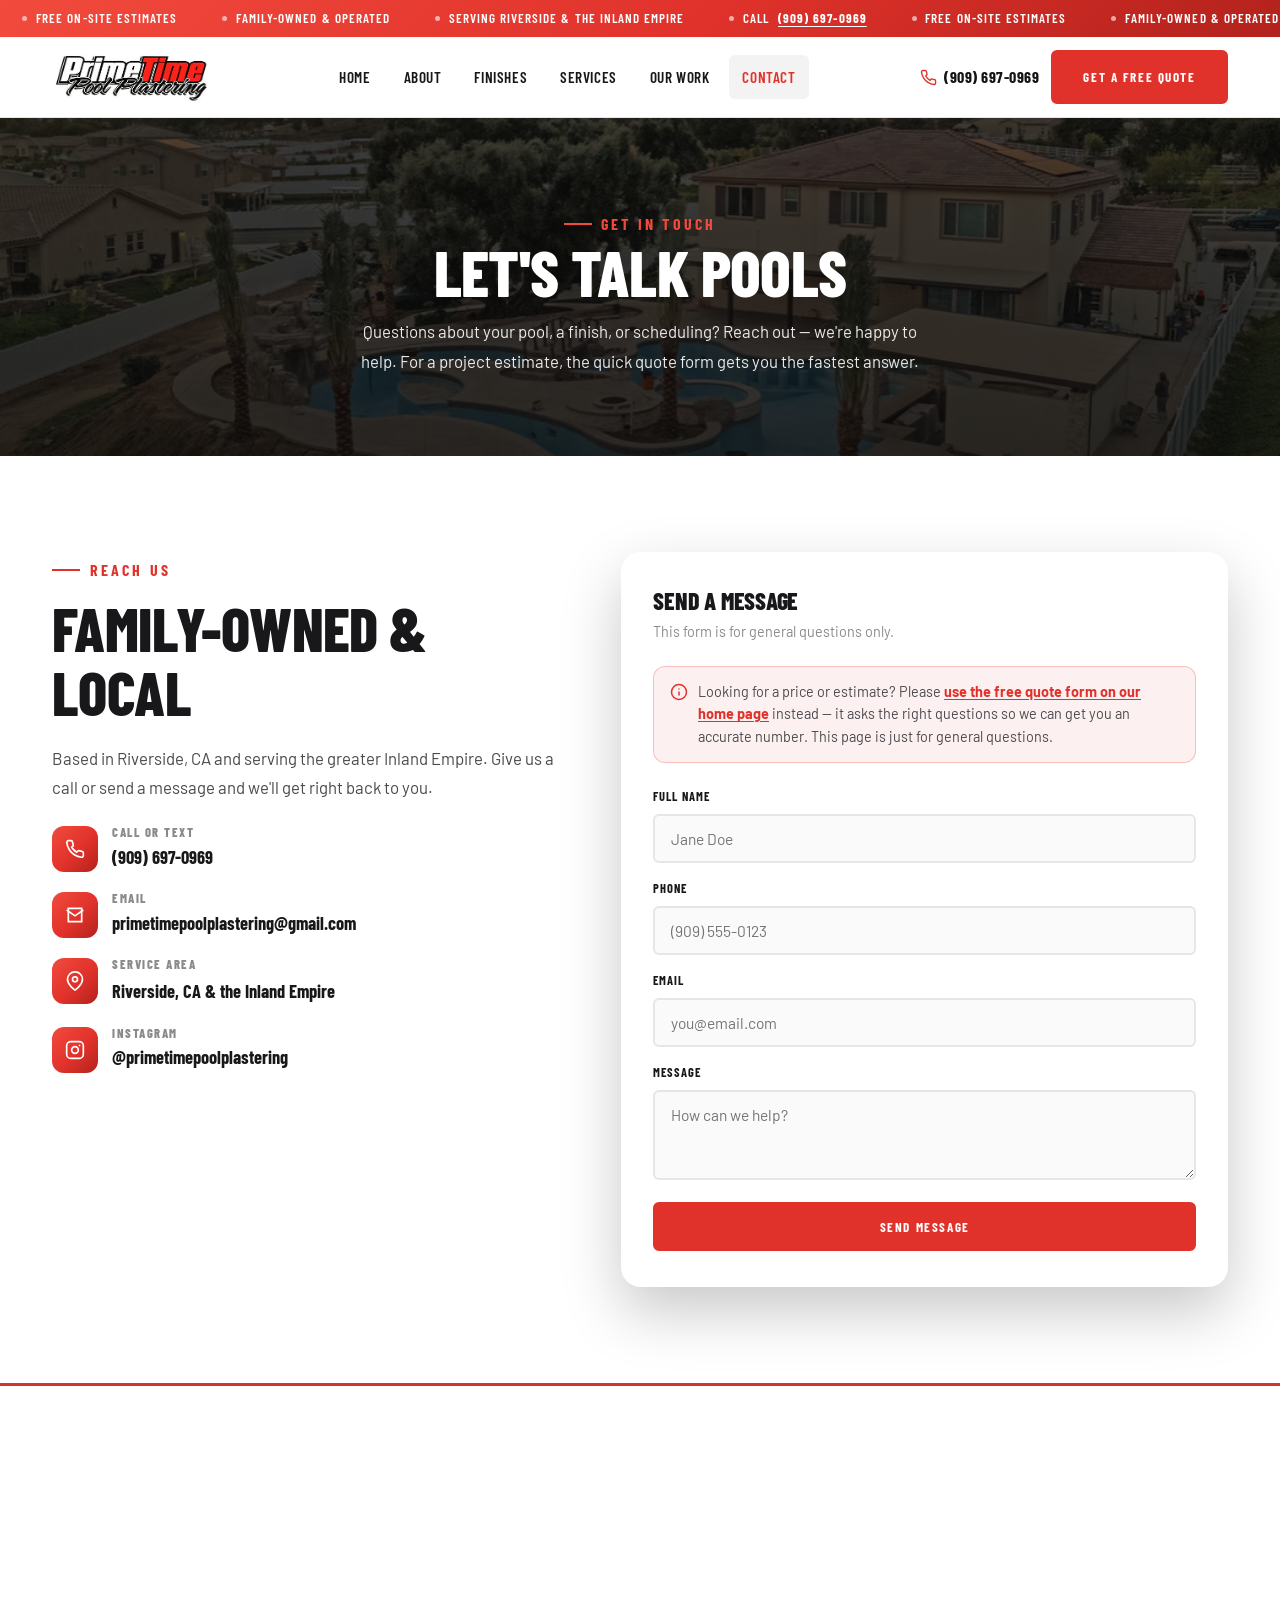
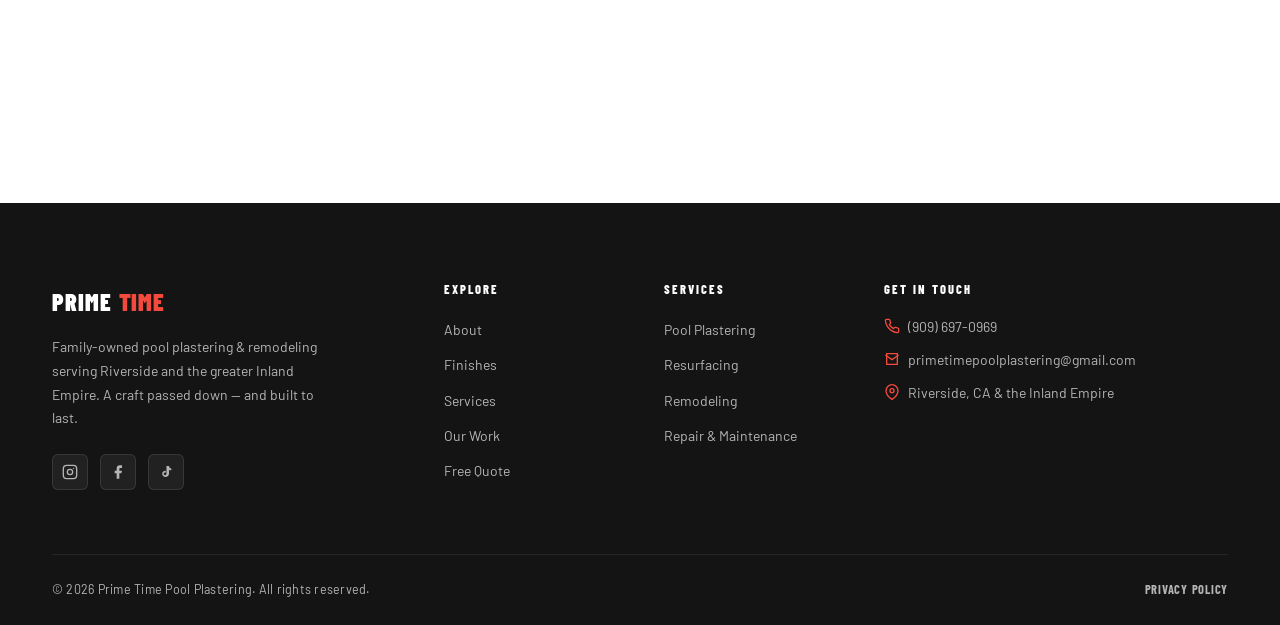
<file: html/contact.html>
<!DOCTYPE html>
<html lang="en">
<head>
  <meta charset="UTF-8" />
  <meta name="viewport" content="width=device-width, initial-scale=1.0" />
  <title>Contact | Prime Time Pool Plastering — Riverside, CA</title>
  <meta name="description" content="Get in touch with Prime Time Pool Plastering — pool resurfacing, plastering & remodeling in Riverside and the Inland Empire. Call (909) 697-0969." />

  <link rel="preconnect" href="https://fonts.googleapis.com" />
  <link rel="preconnect" href="https://fonts.gstatic.com" crossorigin />
  <link rel="stylesheet" href="../global.css" />
  <link rel="stylesheet" href="../css/home.css" />
  <style>
    /* contact-page specifics (light background variant) */
    .contact-hero {
      position: relative;
      padding: 5rem 0;
      text-align: center;
      background: var(--ink);
      isolation: isolate;
    }
    .contact-hero::before {
      content: '';
      position: absolute; inset: 0; z-index: -1;
      background-image:
        linear-gradient(rgba(10,10,10,0.7), rgba(10,10,10,0.82)),
        url(../images/website-imgs-2.png);
      background-size: cover;
      background-position: center;
    }
    .contact-hero .eyebrow { color: var(--red-lt); justify-content: center; }
    .contact-hero .eyebrow::before { background: var(--red-lt); }
    .contact-hero h1 { color: #fff; font-size: clamp(2.4rem, 7vw, 4rem); }
    .contact-hero p { color: rgba(255,255,255,0.9); max-width: 560px; margin: 0.75rem auto 0; }
    /* "use the quote form instead" callout */
    .contact-quote-note {
      display: flex; align-items: flex-start; gap: 0.6rem;
      background: rgba(224,50,43,0.07);
      border: 1px solid rgba(224,50,43,0.25);
      border-radius: var(--radius);
      padding: 0.9rem 1rem;
      margin-bottom: 1.5rem;
      font-size: 0.9rem; line-height: 1.55; color: var(--text-body);
    }
    .contact-quote-note svg { width: 18px; height: 18px; color: var(--red); flex-shrink: 0; margin-top: 2px; }
    .contact-quote-note a { color: var(--red); font-weight: 700; text-decoration: underline; text-underline-offset: 2px; }
    .contact-quote-note a:hover { color: var(--red-dk); }
    .contact-grid { display: grid; grid-template-columns: 1fr; gap: 2.5rem; align-items: start; }
    @media (min-width: 900px) { .contact-grid { grid-template-columns: 1fr 1.2fr; gap: 4rem; } }
    .contact-info h2 { margin-bottom: 1.25rem; }
    .contact-rows { display: flex; flex-direction: column; gap: 1.25rem; margin-top: 1.5rem; }
    .contact-row { display: flex; align-items: flex-start; gap: 0.9rem; }
    .contact-row-ic {
      width: 46px; height: 46px; flex-shrink: 0;
      background: var(--grad-red); color: #fff; border-radius: var(--radius);
      display: flex; align-items: center; justify-content: center;
    }
    .contact-row-ic svg { width: 20px; height: 20px; }
    .contact-row h4 { font-size: 0.78rem; letter-spacing: 0.12em; color: var(--text-muted); margin-bottom: 0.2rem; }
    .contact-row a, .contact-row p { font-family: var(--font-display); font-weight: 700; font-size: 1.15rem; color: var(--text-primary); }
    .contact-row a:hover { color: var(--red); }
  </style>
</head>
<body>

  <!-- ANNOUNCEMENT BAR -->
  <div id="announce" aria-label="Announcements">
    <div class="announce-track">
      <span class="announce-item"><span class="dot"></span>Free On-Site Estimates</span>
      <span class="announce-item"><span class="dot"></span>Family-Owned &amp; Operated</span>
      <span class="announce-item"><span class="dot"></span>Serving Riverside &amp; the Inland Empire</span>
      <span class="announce-item"><span class="dot"></span>Call <a href="tel:+19096970969">(909) 697-0969</a></span>
      <span class="announce-item" aria-hidden="true"><span class="dot"></span>Free On-Site Estimates</span>
      <span class="announce-item" aria-hidden="true"><span class="dot"></span>Family-Owned &amp; Operated</span>
      <span class="announce-item" aria-hidden="true"><span class="dot"></span>Serving Riverside &amp; the Inland Empire</span>
      <span class="announce-item" aria-hidden="true"><span class="dot"></span>Call <a href="tel:+19096970969">(909) 697-0969</a></span>
    </div>
  </div>

  <!-- NAVBAR -->
  <header id="navbar">
    <div class="container nav-inner">
      <a href="../index.html" class="nav-logo" aria-label="Prime Time Pool Plastering home">
        <img src="../images/logo.jpg" alt="Prime Time Pool Plastering" />
      </a>
      <nav aria-label="Primary">
        <ul class="nav-links">
          <li><a href="../index.html">Home</a></li>
          <li><a href="../index.html#about">About</a></li>
          <li><a href="../index.html#finishes">Finishes</a></li>
          <li><a href="../index.html#services">Services</a></li>
          <li><a href="../index.html#work">Our Work</a></li>
          <li><a href="contact.html" class="is-active">Contact</a></li>
        </ul>
      </nav>
      <div class="nav-actions">
        <a href="tel:+19096970969" class="nav-phone">
          <svg viewBox="0 0 24 24" fill="none" stroke="currentColor" stroke-width="2"><path d="M22 16.92v3a2 2 0 0 1-2.18 2 19.79 19.79 0 0 1-8.63-3.07 19.5 19.5 0 0 1-6-6 19.79 19.79 0 0 1-3.07-8.67A2 2 0 0 1 4.11 2h3a2 2 0 0 1 2 1.72c.13.96.36 1.9.7 2.81a2 2 0 0 1-.45 2.11L8.09 9.91a16 16 0 0 0 6 6l1.27-1.27a2 2 0 0 1 2.11-.45c.91.34 1.85.57 2.81.7A2 2 0 0 1 22 16.92z"/></svg>
          (909) 697-0969
        </a>
        <a href="../index.html#quote" class="btn-primary">Get a Free Quote</a>
        <button class="nav-hamburger" aria-label="Open menu" aria-expanded="false" aria-controls="navDrawer">
          <span></span><span></span><span></span>
        </button>
      </div>
    </div>
  </header>

  <!-- Mobile drawer -->
  <div class="nav-overlay" data-drawer-close></div>
  <aside class="nav-drawer" id="navDrawer" aria-hidden="true">
    <div class="nav-drawer-head">
      <img src="../images/logo.jpg" alt="Prime Time Pool Plastering" style="height:34px;width:auto;" />
      <button class="nav-drawer-close" aria-label="Close menu" data-drawer-close>
        <svg viewBox="0 0 24 24" fill="none" stroke="currentColor" stroke-width="2"><path d="M18 6 6 18M6 6l12 12" stroke-linecap="round"/></svg>
      </button>
    </div>
    <nav aria-label="Mobile">
      <ul>
        <li><a href="../index.html" data-drawer-close>Home</a></li>
        <li><a href="../index.html#about" data-drawer-close>About</a></li>
        <li><a href="../index.html#finishes" data-drawer-close>Finishes</a></li>
        <li><a href="../index.html#services" data-drawer-close>Services</a></li>
        <li><a href="../index.html#work" data-drawer-close>Our Work</a></li>
        <li><a href="contact.html" data-drawer-close>Contact</a></li>
      </ul>
    </nav>
    <div class="nav-drawer-cta">
      <a href="../index.html#quote" class="btn-primary" data-drawer-close>Get a Free Quote</a>
    </div>
  </aside>

  <main>
    <section class="contact-hero">
      <div class="container">
        <p class="eyebrow is-centered">Get In Touch</p>
        <h1>Let's Talk Pools</h1>
        <p>Questions about your pool, a finish, or scheduling? Reach out — we're happy to help. For a project estimate, the quick quote form gets you the fastest answer.</p>
      </div>
    </section>

    <section class="section-padding">
      <div class="container contact-grid">
        <div class="contact-info">
          <p class="eyebrow">Reach Us</p>
          <h2>Family-Owned &amp; Local</h2>
          <p>Based in Riverside, CA and serving the greater Inland Empire. Give us a call or send a message and we'll get right back to you.</p>
          <div class="contact-rows">
            <div class="contact-row">
              <span class="contact-row-ic"><svg viewBox="0 0 24 24" fill="none" stroke="currentColor" stroke-width="2"><path d="M22 16.92v3a2 2 0 0 1-2.18 2 19.79 19.79 0 0 1-8.63-3.07 19.5 19.5 0 0 1-6-6 19.79 19.79 0 0 1-3.07-8.67A2 2 0 0 1 4.11 2h3a2 2 0 0 1 2 1.72c.13.96.36 1.9.7 2.81a2 2 0 0 1-.45 2.11L8.09 9.91a16 16 0 0 0 6 6l1.27-1.27a2 2 0 0 1 2.11-.45c.91.34 1.85.57 2.81.7A2 2 0 0 1 22 16.92z"/></svg></span>
              <div><h4>CALL OR TEXT</h4><a href="tel:+19096970969">(909) 697-0969</a></div>
            </div>
            <div class="contact-row">
              <span class="contact-row-ic"><svg viewBox="0 0 24 24" fill="none" stroke="currentColor" stroke-width="2"><path d="M4 4h16v16H4z"/><path d="m22 6-10 7L2 6"/></svg></span>
              <div><h4>EMAIL</h4><a href="mailto:primetimepoolplastering@gmail.com">primetimepoolplastering@gmail.com</a></div>
            </div>
            <div class="contact-row">
              <span class="contact-row-ic"><svg viewBox="0 0 24 24" fill="none" stroke="currentColor" stroke-width="2"><path d="M21 10c0 7-9 13-9 13s-9-6-9-13a9 9 0 0 1 18 0z"/><circle cx="12" cy="10" r="3"/></svg></span>
              <div><h4>SERVICE AREA</h4><p>Riverside, CA &amp; the Inland Empire</p></div>
            </div>
            <div class="contact-row">
              <span class="contact-row-ic"><svg viewBox="0 0 24 24" fill="none" stroke="currentColor" stroke-width="2"><rect x="2" y="2" width="20" height="20" rx="5"/><circle cx="12" cy="12" r="4"/><circle cx="17.5" cy="6.5" r="1" fill="currentColor" stroke="none"/></svg></span>
              <div><h4>INSTAGRAM</h4><a href="https://www.instagram.com/primetimepoolplastering/" target="_blank" rel="noopener">@primetimepoolplastering</a></div>
            </div>
          </div>
        </div>

        <div class="quote-card">
          <h3 class="quote-step-title">Send a Message</h3>
          <p class="quote-step-sub">This form is for general questions only.</p>
          <div class="contact-quote-note">
            <svg viewBox="0 0 24 24" fill="none" stroke="currentColor" stroke-width="2"><circle cx="12" cy="12" r="10"/><path d="M12 16v-4M12 8h.01" stroke-linecap="round"/></svg>
            <span>Looking for a price or estimate? Please <a href="../index.html#quote">use the free quote form on our home page</a> instead — it asks the right questions so we can get you an accurate number. This page is just for general questions.</span>
          </div>
          <form id="contactForm" novalidate>
            <div class="quote-field"><label for="c-name">Full Name</label><input id="c-name" type="text" placeholder="Jane Doe" autocomplete="name" /></div>
            <div class="quote-field"><label for="c-phone">Phone</label><input id="c-phone" type="tel" placeholder="(909) 555-0123" autocomplete="tel" /></div>
            <div class="quote-field"><label for="c-email">Email</label><input id="c-email" type="email" placeholder="you@email.com" autocomplete="email" /></div>
            <div class="quote-field"><label for="c-msg">Message</label><textarea id="c-msg" placeholder="How can we help?"></textarea></div>
            <button type="submit" class="btn-primary" style="width:100%;justify-content:center;">Send Message</button>
            <p id="contactDone" style="display:none;color:var(--red);font-weight:600;margin-top:1rem;text-align:center;">Thanks! We'll be in touch shortly.</p>
          </form>
        </div>
      </div>
    </section>

    <!-- MAP -->
    <section class="map" aria-label="Service area map">
      <div class="map-embed" style="border-top:3px solid var(--red);">
        <iframe title="Prime Time Pool Plastering — Riverside, CA" src="https://www.google.com/maps?q=Riverside,CA&output=embed" width="100%" height="100%" style="border:0;" loading="lazy" referrerpolicy="no-referrer-when-downgrade"></iframe>
      </div>
    </section>
  </main>

  <!-- FOOTER -->
  <footer id="footer">
    <div class="container">
      <div class="footer-grid">
        <div class="footer-col footer-brand">
          <span class="footer-logo-text">Prime<span class="logo-accent">Time</span></span>
          <p>Family-owned pool plastering &amp; remodeling serving Riverside and the greater Inland Empire. A craft passed down — and built to last.</p>
          <div class="footer-social">
            <a href="https://www.instagram.com/primetimepoolplastering/" target="_blank" rel="noopener" aria-label="Instagram"><svg viewBox="0 0 24 24" fill="none" stroke="currentColor" stroke-width="2"><rect x="2" y="2" width="20" height="20" rx="5"/><circle cx="12" cy="12" r="4"/><circle cx="17.5" cy="6.5" r="1" fill="currentColor" stroke="none"/></svg></a><a href="https://www.facebook.com/people/Gustavo-Adolfo-Aragon-Jr/61582553936906/" target="_blank" rel="noopener" aria-label="Facebook"><svg viewBox="0 0 24 24" fill="currentColor"><path d="M18 2h-3a5 5 0 0 0-5 5v3H7v4h3v8h4v-8h3l1-4h-4V7a1 1 0 0 1 1-1h3z"/></svg></a><a href="https://www.tiktok.com/@primetimepoolplastering" target="_blank" rel="noopener" aria-label="TikTok"><svg viewBox="0 0 24 24" fill="currentColor"><path d="M16.5 3c.3 2.1 1.5 3.6 3.5 3.9v2.4c-1.2.1-2.4-.2-3.5-.8v5.6c0 3.2-2.4 5.4-5.3 5.4-2.7 0-4.9-2-4.9-4.7 0-2.9 2.4-4.8 5.4-4.5v2.5c-.4-.1-.9-.2-1.3-.1-1.1.1-1.9 1-1.8 2.2.1 1 1 1.8 2 1.8 1.2 0 2.1-.9 2.1-2.3V3h3.3z"/></svg></a>          </div>
        </div>
        <div class="footer-col footer-nav">
          <h4>Explore</h4>
          <ul>
            <li><a href="../index.html#about">About</a></li>
            <li><a href="../index.html#finishes">Finishes</a></li>
            <li><a href="../index.html#services">Services</a></li>
            <li><a href="../index.html#work">Our Work</a></li>
            <li><a href="../index.html#quote">Free Quote</a></li>
          </ul>
        </div>
        <div class="footer-col footer-nav">
          <h4>Services</h4>
          <ul>
            <li><a href="../index.html#services">Pool Plastering</a></li>
            <li><a href="../index.html#services">Resurfacing</a></li>
            <li><a href="../index.html#services">Remodeling</a></li>
            <li><a href="../index.html#services">Repair &amp; Maintenance</a></li>
          </ul>
        </div>
        <div class="footer-col footer-contact">
          <h4>Get In Touch</h4>
          <address>
            <a href="tel:+19096970969"><svg viewBox="0 0 24 24" fill="none" stroke="currentColor" stroke-width="2"><path d="M22 16.92v3a2 2 0 0 1-2.18 2 19.79 19.79 0 0 1-8.63-3.07 19.5 19.5 0 0 1-6-6 19.79 19.79 0 0 1-3.07-8.67A2 2 0 0 1 4.11 2h3a2 2 0 0 1 2 1.72c.13.96.36 1.9.7 2.81a2 2 0 0 1-.45 2.11L8.09 9.91a16 16 0 0 0 6 6l1.27-1.27a2 2 0 0 1 2.11-.45c.91.34 1.85.57 2.81.7A2 2 0 0 1 22 16.92z"/></svg>(909) 697-0969</a>
            <a href="mailto:primetimepoolplastering@gmail.com"><svg viewBox="0 0 24 24" fill="none" stroke="currentColor" stroke-width="2"><path d="M4 4h16v16H4z"/><path d="m22 6-10 7L2 6"/></svg>primetimepoolplastering@gmail.com</a>
            <p><svg viewBox="0 0 24 24" fill="none" stroke="currentColor" stroke-width="2"><path d="M21 10c0 7-9 13-9 13s-9-6-9-13a9 9 0 0 1 18 0z"/><circle cx="12" cy="10" r="3"/></svg>Riverside, CA &amp; the Inland Empire</p>
          </address>
        </div>
      </div>
      <div class="footer-bottom">
        <p>&copy; 2026 Prime Time Pool Plastering. All rights reserved.</p>
        <a href="#" class="footer-privacy">Privacy Policy</a>
      </div>
    </div>
  </footer>

  <button class="scroll-top-btn" aria-label="Scroll to top">
    <svg viewBox="0 0 24 24" fill="none" stroke="currentColor" stroke-width="2.5"><path d="m18 15-6-6-6 6" stroke-linecap="round" stroke-linejoin="round"/></svg>
  </button>

  <script src="../js/main.js"></script>
  <script>
    // lightweight demo handler for the contact message form
    var cf = document.getElementById('contactForm');
    cf && cf.addEventListener('submit', function (e) {
      e.preventDefault();
      document.getElementById('contactDone').style.display = 'block';
      cf.reset();
    });
  </script>
</body>
</html>
</file>
<file: global.css>
/* ============================================================
   PRIME TIME POOL PLASTERING — global.css
   Single source of truth for:
     • Color system (CSS variables) — RED / CHARCOAL / WHITE
     • Repeated components: announcement bar, topbar, navbar,
       footer, buttons, shared utilities
   Page-specific styles live in css/<page>.css (e.g. css/home.css)
   Mobile-first: base styles = mobile, min-width queries = larger
   ============================================================ */

@import url('https://fonts.googleapis.com/css2?family=Barlow+Condensed:ital,wght@0,300;0,400;0,600;0,700;0,800;0,900;1,400&family=Barlow:wght@300;400;500;600;700&family=Lora:ital,wght@0,400;0,500;1,400&display=swap');

:root {

  /* ── Brand Colors — Prime Time red ── */
  --red:        #E0322B;   /* primary brand red */
  --red-dk:     #B3221C;   /* hover / deep */
  --red-darker: #7E1410;   /* darkest accents */
  --red-lt:     #F24A3D;   /* bright red — accents, eyebrows */
  --ember:      #FF6B4A;   /* warm highlight / glow */

  /* ── Neutrals — charcoal/near-black dark sections ── */
  --ink:        #141414;   /* near-black — dark sections, footer base */
  --ink-soft:   #1F1F1F;   /* slightly lifted dark surface */
  --charcoal:   #2A2A2A;   /* dark headings on light, dark cards */
  --black:      #0A0A0A;
  --white:      #FFFFFF;

  /* ── Greys ── */
  --grey-50:     #FAFAFA;
  --grey-100:    #F3F3F3;
  --grey-200:    #E6E6E6;
  --grey-300:    #B5B5B5;
  --grey-400:    #8A8A8A;
  --grey-500:    #565656;
  --grey-600:    #2E2E2E;

  /* ── Text ── */
  --text-primary: #18181B;   /* headings */
  --text-body:    #4B4B4F;   /* body copy */
  --text-muted:   #8A8A8A;   /* labels, captions */
  --text-white:   #FFFFFF;

  /* ── Backgrounds ── */
  --bg-white:  #FFFFFF;
  --bg-light:  #FAFAFA;
  --bg-dark:   #141414;

  /* ── Gradients ── */
  --grad-red: linear-gradient(135deg, var(--red-lt) 0%, var(--red) 55%, var(--red-dk) 100%);

  /* ── Typography ── */
  --font-display: 'Barlow Condensed', sans-serif;
  --font-body:    'Barlow', sans-serif;
  --font-serif:   'Lora', serif;

  /* ── Spacing ── */
  --space-xs:  0.25rem;
  --space-sm:  0.5rem;
  --space-md:  1rem;
  --space-lg:  2rem;
  --space-xl:  4rem;
  --space-2xl: 6rem;

  /* ── Radius ── */
  --radius-sm: 6px;
  --radius:    12px;
  --radius-lg: 20px;

  /* ── Shadows ── */
  --shadow-sm: 0 2px 10px rgba(0,0,0,0.08);
  --shadow:    0 12px 40px rgba(0,0,0,0.12);
  --shadow-lg: 0 24px 60px rgba(0,0,0,0.22);

  /* ── Transitions ── */
  --transition:      0.25s ease;
  --transition-slow: 0.45s ease;
}

/* ── Reset ── */
*, *::before, *::after {
  box-sizing: border-box;
  margin: 0;
  padding: 0;
}

html {
  scroll-behavior: smooth;
  font-size: 16px;
  /* Clip incidental horizontal overflow without creating a scroll
     container, so position:sticky on the navbar keeps working. */
  overflow-x: clip;
}

body {
  background-color: var(--bg-white);
  color: var(--text-body);
  font-family: var(--font-body);
  font-weight: 400;
  line-height: 1.6;
  -webkit-font-smoothing: antialiased;
  overflow-x: clip;
}

img, picture { display: block; max-width: 100%; }
a { color: inherit; text-decoration: none; }
ul { list-style: none; }
button { cursor: pointer; border: none; background: none; font-family: inherit; }

/* ── Layout ── */
.container {
  max-width: 1240px;
  margin: 0 auto;
  width: 100%;
  padding: 0 1.25rem;
}
@media (min-width: 768px) { .container { padding: 0 2rem; } }

.section-padding { padding: 4.5rem 0; }
@media (min-width: 768px) { .section-padding { padding: 6rem 0; } }

/* ── Typography ── */
h1, h2, h3, h4, h5, h6 {
  font-family: var(--font-display);
  font-weight: 800;
  line-height: 1.05;
  letter-spacing: -0.01em;
  text-transform: uppercase;
  color: var(--text-primary);
}
h1 { font-size: clamp(2.6rem, 9vw, 6rem); }
h2 { font-size: clamp(2rem, 5.5vw, 3.8rem); }
h3 { font-size: clamp(1.5rem, 3.5vw, 2.5rem); }
h4 { font-size: clamp(1.15rem, 2.5vw, 1.8rem); }
h5 { font-size: 1.05rem; }
@media (min-width: 768px) { h5 { font-size: 1.2rem; } }

p {
  font-family: var(--font-body);
  font-weight: 400;
  line-height: 1.75;
  font-size: 0.975rem;
  color: var(--text-body);
}
@media (min-width: 768px) { p { font-size: 1.05rem; } }

/* ── Eyebrow label ── */
.eyebrow {
  font-family: var(--font-display);
  font-weight: 700;
  font-size: 1rem;
  letter-spacing: 0.2em;
  text-transform: uppercase;
  color: var(--red);
  display: inline-flex;
  align-items: center;
  gap: 0.6rem;
  margin-bottom: 0.75rem;
}
.eyebrow::before {
  content: '';
  display: inline-block;
  width: 1.75rem;
  height: 2px;
  background: var(--red);
  flex-shrink: 0;
}
.eyebrow.is-centered { justify-content: center; }

/* ── Section heading helper ── */
.section-head { max-width: 640px; margin-bottom: 3rem; }
.section-head.is-centered { margin-left: auto; margin-right: auto; text-align: center; }
.section-head p { margin-top: 1rem; }

/* ── Screen reader only ── */
.sr-only {
  position: absolute; width: 1px; height: 1px;
  padding: 0; margin: -1px; overflow: hidden;
  clip: rect(0,0,0,0); white-space: nowrap; border: 0;
}

/* ── Image zoom ── */
.img-zoom { overflow: hidden; }
.img-zoom img { transition: transform 0.6s ease; }
.img-zoom:hover img { transform: scale(1.04); }

/* ── Scroll reveal (driven by IntersectionObserver in main.js) ── */
.reveal {
  opacity: 0;
  transform: translateY(28px);
  transition: opacity 0.7s ease, transform 0.7s ease;
  will-change: opacity, transform;
}
.reveal.fade-left  { transform: translateX(36px); }
.reveal.fade-right { transform: translateX(-36px); }
.reveal.is-visible { opacity: 1; transform: none; }
.reveal.delay-1 { transition-delay: 0.10s; }
.reveal.delay-2 { transition-delay: 0.20s; }
.reveal.delay-3 { transition-delay: 0.30s; }
@media (prefers-reduced-motion: reduce) {
  .reveal { opacity: 1 !important; transform: none !important; transition: none; }
}


/* ══════════════════════════════════════════════
   BUTTONS  (repeated component — global)
══════════════════════════════════════════════ */

/* Primary — red fill */
.btn-primary {
  display: inline-flex;
  align-items: center;
  gap: 0.5rem;
  background: var(--red);
  color: var(--white);
  font-family: var(--font-display);
  font-weight: 700;
  font-size: 0.78rem;
  letter-spacing: 0.12em;
  text-transform: uppercase;
  padding: 0.85rem 1.6rem;
  border: 2px solid var(--red);
  border-radius: var(--radius-sm);
  transition: background var(--transition), border-color var(--transition), transform var(--transition), box-shadow var(--transition);
  white-space: nowrap;
}
.btn-primary:hover {
  background: var(--red-dk);
  border-color: var(--red-dk);
  transform: translateY(-2px);
  box-shadow: 0 10px 24px rgba(224,50,43,0.32);
}

/* Secondary — outline red, transparent */
.btn-secondary {
  display: inline-flex;
  align-items: center;
  gap: 0.5rem;
  background: transparent;
  color: var(--red);
  font-family: var(--font-display);
  font-weight: 700;
  font-size: 0.78rem;
  letter-spacing: 0.12em;
  text-transform: uppercase;
  padding: 0.825rem 1.6rem;
  border: 2px solid var(--red);
  border-radius: var(--radius-sm);
  transition: background var(--transition), color var(--transition), transform var(--transition);
  white-space: nowrap;
}
.btn-secondary:hover {
  background: var(--red);
  color: var(--white);
  transform: translateY(-2px);
}

/* Ghost white — transparent w/ white border, fills red on hover.
   For use over dark / video / image backgrounds (hero secondary CTA) */
.btn-ghost-white {
  display: inline-flex;
  align-items: center;
  gap: 0.5rem;
  background: rgba(255,255,255,0.04);
  color: var(--white);
  font-family: var(--font-display);
  font-weight: 700;
  font-size: 0.78rem;
  letter-spacing: 0.12em;
  text-transform: uppercase;
  padding: 0.825rem 1.6rem;
  border: 2px solid rgba(255,255,255,0.6);
  border-radius: var(--radius-sm);
  transition: border-color var(--transition), background var(--transition), color var(--transition), transform var(--transition);
  white-space: nowrap;
}
.btn-ghost-white:hover {
  border-color: var(--red);
  background: var(--red);
  color: var(--white);
  transform: translateY(-2px);
}

.btn-icon { width: 14px; height: 14px; flex-shrink: 0; }

@media (min-width: 768px) {
  .btn-primary, .btn-secondary, .btn-ghost-white {
    font-size: 0.82rem;
    padding: 0.9rem 1.9rem;
  }
}


/* ══════════════════════════════════════════════
   ANNOUNCEMENT BAR  (scrolling marquee — top of page)
══════════════════════════════════════════════ */

#announce {
  background: var(--grad-red);
  color: var(--white);
  overflow: hidden;
  position: relative;
}
.announce-track {
  display: flex;
  width: max-content;
  animation: announce-scroll 100s linear infinite;
}
#announce:hover .announce-track { animation-play-state: paused; }

.announce-item {
  display: inline-flex;
  align-items: center;
  gap: 0.55rem;
  padding: 0.5rem 0;
  margin: 0 1.4rem;
  font-family: var(--font-display);
  font-weight: 600;
  font-size: 0.82rem;
  letter-spacing: 0.08em;
  text-transform: uppercase;
  white-space: nowrap;
  color: var(--white);
}
.announce-item svg { width: 15px; height: 15px; flex-shrink: 0; }
.announce-item a {
  color: var(--white);
  text-decoration: underline;
  text-underline-offset: 3px;
  font-weight: 700;
}
.announce-item .dot {
  width: 5px; height: 5px; border-radius: 50%;
  background: rgba(255,255,255,0.6);
}

@keyframes announce-scroll {
  from { transform: translateX(0); }
  to   { transform: translateX(-50%); }
}
@media (prefers-reduced-motion: reduce) {
  .announce-track { animation: none; justify-content: center; width: 100%; }
}


/* ══════════════════════════════════════════════
   TOPBAR  (hidden on mobile, shown at 1024px+)
══════════════════════════════════════════════ */

#topbar {
  display: none;
  background: var(--ink);
  border-bottom: 1px solid rgba(255,255,255,0.06);
}
@media (min-width: 1024px) { #topbar { display: block; } }

.topbar-inner {
  display: flex;
  align-items: center;
  justify-content: space-between;
  padding-top: 0.55rem;
  padding-bottom: 0.55rem;
  gap: 1rem;
}
.topbar-info { display: flex; align-items: center; gap: 1.75rem; }
.topbar-item {
  display: flex;
  align-items: center;
  gap: 0.4rem;
  font-family: var(--font-body);
  font-size: 1rem;
  color: var(--white);
}
.topbar-item svg { width: 14px; height: 14px; color: var(--red-lt); flex-shrink: 0; }
.topbar-item a { color: var(--white); transition: color var(--transition); }
.topbar-item a:hover { color: var(--white); }

.topbar-social { display: flex; align-items: center; gap: 0.75rem; }
.topbar-social a { color: var(--grey-300); display: flex; align-items: center; transition: color var(--transition); }
.topbar-social a:hover { color: var(--red-lt); }
.topbar-social svg { width: 15px; height: 15px; }


/* ══════════════════════════════════════════════
   NAVBAR  (white, sticky, dark text, red accents)
══════════════════════════════════════════════ */

#navbar {
  position: sticky;
  top: 0;
  z-index: 500;
  background: var(--white);
  border-bottom: 1px solid var(--grey-200);
  transition: box-shadow var(--transition);
}
#navbar.is-scrolled { box-shadow: 0 2px 20px rgba(0,0,0,0.10); }

.nav-inner {
  display: flex;
  align-items: center;
  justify-content: space-between;
  height: 68px;
  gap: 1rem;
}
@media (min-width: 1024px) { .nav-inner { height: 80px; } }

/* ── Logo (text fallback; swap for <img> logo.png when available) ── */
.nav-logo {
  display: inline-flex;
  align-items: baseline;
  gap: 0.28em;
  font-family: var(--font-display);
  font-weight: 900;
  font-size: 1.3rem;
  letter-spacing: 0.02em;
  text-transform: uppercase;
  color: var(--ink);
  flex-shrink: 0;
  line-height: 1;
}
.nav-logo .logo-accent { color: var(--red); }
.nav-logo img { height: 44px; width: auto; }
@media (min-width: 768px) { .nav-logo { font-size: 1.55rem; } .nav-logo img { height: 52px; } }

/* ── Desktop nav links — hidden on mobile ── */
.nav-links { display: none; }
@media (min-width: 1024px) {
  .nav-links { display: flex; align-items: center; gap: 0.35rem; }
}
.nav-links > li { position: relative; }
.nav-links > li > a,
.nav-links > li > .nav-drop-toggle {
  display: inline-flex;
  align-items: center;
  gap: 0.35rem;
  font-family: var(--font-display);
  font-weight: 600;
  font-size: 0.95rem;
  letter-spacing: 0.04em;
  text-transform: uppercase;
  color: var(--text-primary);
  padding: 0.6rem 0.85rem;
  border-radius: var(--radius-sm);
  transition: color var(--transition), background var(--transition);
}
.nav-links > li > a:hover,
.nav-links > li > a.is-active,
.nav-links > li > .nav-drop-toggle:hover { color: var(--red); background: var(--grey-100); }
.nav-chevron { width: 14px; height: 14px; transition: transform var(--transition); }

/* ── Desktop dropdown ── */
.nav-dropdown {
  position: absolute;
  top: calc(100% + 8px);
  left: 0;
  min-width: 230px;
  background: var(--white);
  border: 1px solid var(--grey-200);
  border-radius: var(--radius);
  box-shadow: var(--shadow);
  padding: 0.5rem;
  opacity: 0;
  visibility: hidden;
  transform: translateY(8px);
  transition: opacity var(--transition), transform var(--transition), visibility var(--transition);
  z-index: 60;
}
@media (min-width: 1024px) {
  .nav-links > li:hover > .nav-dropdown,
  .nav-links > li:focus-within > .nav-dropdown {
    opacity: 1; visibility: visible; transform: translateY(0);
  }
  .nav-links > li:hover > .nav-drop-toggle .nav-chevron { transform: rotate(180deg); }
}
.nav-dropdown a {
  display: block;
  padding: 0.65rem 0.85rem;
  border-radius: var(--radius-sm);
  font-family: var(--font-body);
  font-weight: 500;
  font-size: 0.92rem;
  color: var(--text-body);
  transition: color var(--transition), background var(--transition);
}
.nav-dropdown a:hover { color: var(--red); background: var(--grey-100); }

/* ── Nav right-side actions ── */
.nav-actions { display: flex; align-items: center; gap: 0.75rem; }
.nav-phone {
  display: none;
  align-items: center;
  gap: 0.45rem;
  font-family: var(--font-display);
  font-weight: 700;
  font-size: 1rem;
  letter-spacing: 0.03em;
  color: var(--ink);
}
.nav-phone svg { width: 17px; height: 17px; color: var(--red); }
@media (min-width: 768px) { .nav-phone { display: inline-flex; } }
.nav-actions .btn-primary { display: none; }
@media (min-width: 1024px) { .nav-actions .btn-primary { display: inline-flex; } }

/* ── Hamburger ── */
.nav-hamburger {
  display: inline-flex;
  flex-direction: column;
  justify-content: center;
  gap: 5px;
  width: 44px;
  height: 44px;
  padding: 0 10px;
  border-radius: var(--radius-sm);
}
.nav-hamburger span {
  display: block;
  height: 2px;
  width: 100%;
  background: var(--ink);
  border-radius: 2px;
  transition: transform var(--transition), opacity var(--transition);
}
.nav-hamburger[aria-expanded="true"] span:nth-child(1) { transform: translateY(7px) rotate(45deg); }
.nav-hamburger[aria-expanded="true"] span:nth-child(2) { opacity: 0; }
.nav-hamburger[aria-expanded="true"] span:nth-child(3) { transform: translateY(-7px) rotate(-45deg); }
@media (min-width: 1024px) { .nav-hamburger { display: none; } }

/* ── Mobile drawer ── */
.nav-overlay {
  position: fixed;
  inset: 0;
  background: rgba(0,0,0,0.5);
  opacity: 0;
  visibility: hidden;
  transition: opacity var(--transition), visibility var(--transition);
  z-index: 600;
}
.nav-overlay.is-active { opacity: 1; visibility: visible; }
@media (min-width: 1024px) { .nav-overlay { display: none; } }

.nav-drawer {
  position: fixed;
  top: 0;
  right: 0;
  height: 100dvh;
  width: min(86vw, 360px);
  background: var(--white);
  box-shadow: -10px 0 40px rgba(0,0,0,0.18);
  transform: translateX(100%);
  transition: transform var(--transition-slow);
  z-index: 700;
  display: flex;
  flex-direction: column;
  padding: 1.25rem;
  overflow-y: auto;
}
.nav-drawer.is-open { transform: translateX(0); }
@media (min-width: 1024px) { .nav-drawer { display: none !important; } }

.nav-drawer-head { display: flex; align-items: center; justify-content: space-between; margin-bottom: 1.25rem; }
.nav-drawer-close {
  width: 40px; height: 40px;
  display: flex; align-items: center; justify-content: center;
  border-radius: var(--radius-sm);
  color: var(--ink);
  transition: background var(--transition);
}
.nav-drawer-close:hover { background: var(--grey-100); }
.nav-drawer-close svg { width: 22px; height: 22px; }

.nav-drawer ul { display: flex; flex-direction: column; }
.nav-drawer > nav > ul > li { border-bottom: 1px solid var(--grey-100); }
.nav-drawer > nav > ul > li > a,
.nav-drawer .nav-drop-toggle {
  display: flex;
  align-items: center;
  justify-content: space-between;
  width: 100%;
  padding: 0.95rem 0.25rem;
  font-family: var(--font-display);
  font-weight: 600;
  font-size: 1.1rem;
  letter-spacing: 0.03em;
  text-transform: uppercase;
  color: var(--text-primary);
}
.nav-drawer .nav-drop-toggle[aria-expanded="true"] .nav-chevron { transform: rotate(180deg); }
.nav-drawer .nav-sub {
  max-height: 0;
  overflow: hidden;
  transition: max-height var(--transition-slow);
}
.nav-drawer .nav-sub.is-open { max-height: 320px; }
.nav-drawer .nav-sub a {
  display: block;
  padding: 0.7rem 0.85rem;
  font-size: 0.95rem;
  color: var(--text-body);
}
.nav-drawer .nav-sub a:hover { color: var(--red); }
.nav-drawer-cta { margin-top: 1.5rem; }
.nav-drawer-cta .btn-primary { width: 100%; justify-content: center; }
.nav-drawer-contact { margin-top: 1.25rem; display: flex; flex-direction: column; gap: 0.6rem; }
.nav-drawer-contact a { display: flex; align-items: center; gap: 0.5rem; font-size: 0.9rem; color: var(--text-body); }
.nav-drawer-contact svg { width: 16px; height: 16px; color: var(--red); }


/* ══════════════════════════════════════════════
   FOOTER  (dark charcoal, 4-column grid)
══════════════════════════════════════════════ */

#footer { background: var(--ink); padding: 5rem 0 0; }

.footer-grid {
  display: grid;
  grid-template-columns: 1fr;
  gap: 2.5rem;
  padding-bottom: 4rem;
  border-bottom: 1px solid rgba(255,255,255,0.08);
}
@media (min-width: 600px)  { .footer-grid { grid-template-columns: 1fr 1fr; } }
@media (min-width: 1024px) { .footer-grid { grid-template-columns: 2fr 1fr 1fr 2fr; gap: 3rem; } }

.footer-col h4 {
  font-family: var(--font-display);
  font-weight: 800;
  font-size: 0.78rem;
  letter-spacing: 0.16em;
  text-transform: uppercase;
  color: var(--white);
  margin-bottom: 1.25rem;
}
.footer-col p { font-size: 0.875rem; color: var(--grey-300); line-height: 1.7; }

.footer-logo-text {
  display: inline-flex;
  align-items: baseline;
  gap: 0.28em;
  font-family: var(--font-display);
  font-weight: 900;
  font-size: 1.5rem;
  letter-spacing: 0.04em;
  text-transform: uppercase;
  color: var(--white);
  margin-bottom: 0.85rem;
}
.footer-logo-text .logo-accent { color: var(--red-lt); }
.footer-brand p { margin-bottom: 1.5rem; max-width: 34ch; }

.footer-social { display: flex; align-items: center; gap: 0.75rem; }
.footer-social a {
  width: 36px; height: 36px;
  background: rgba(255,255,255,0.06);
  border: 1px solid rgba(255,255,255,0.1);
  display: flex; align-items: center; justify-content: center;
  color: var(--grey-300);
  border-radius: var(--radius-sm);
  transition: background var(--transition), color var(--transition), border-color var(--transition);
}
.footer-social a:hover { background: var(--red); border-color: var(--red); color: var(--white); }
.footer-social a svg { width: 16px; height: 16px; }

.footer-nav ul { display: flex; flex-direction: column; gap: 0.6rem; }
.footer-nav a { font-size: 0.875rem; color: var(--grey-300); transition: color var(--transition); }
.footer-nav a:hover { color: var(--white); }

.footer-contact address { font-style: normal; display: flex; flex-direction: column; gap: 0.65rem; }
.footer-contact a, .footer-contact p {
  display: flex; align-items: flex-start; gap: 0.5rem;
  font-size: 0.875rem; color: var(--grey-300); line-height: 1.6;
  transition: color var(--transition);
}
.footer-contact a:hover { color: var(--white); }
.footer-contact svg { width: 16px; height: 16px; color: var(--red-lt); flex-shrink: 0; margin-top: 2px; }

.footer-newsletter p { margin-bottom: 1.25rem; }
.footer-form { display: flex; flex-direction: column; gap: 0.6rem; }
.footer-form input[type="email"] {
  background: rgba(255,255,255,0.06);
  border: 1px solid rgba(255,255,255,0.12);
  color: var(--white);
  font-family: var(--font-body);
  font-size: 0.875rem;
  padding: 0.75rem 1rem;
  border-radius: var(--radius-sm);
  outline: none;
  width: 100%;
  transition: border-color var(--transition), background var(--transition);
}
.footer-form input[type="email"]::placeholder { color: var(--grey-400); }
.footer-form input[type="email"]:focus { border-color: var(--red); background: rgba(255,255,255,0.09); }
.footer-form .btn-primary { width: 100%; justify-content: center; }

.footer-bottom {
  padding: 1.5rem 0;
  display: flex;
  flex-direction: column;
  align-items: center;
  gap: 0.6rem;
  text-align: center;
}
@media (min-width: 600px) {
  .footer-bottom { flex-direction: row; justify-content: space-between; text-align: left; }
}
.footer-bottom p { font-size: 0.78rem; color: var(--grey-300); letter-spacing: 0.02em; }
.footer-privacy {
  font-size: 0.78rem; color: var(--grey-300); letter-spacing: 0.06em;
  text-transform: uppercase; font-family: var(--font-display); font-weight: 700;
  white-space: nowrap; transition: color var(--transition);
}
.footer-privacy:hover { color: var(--white); }

/* ── Scroll-to-top button ── */
.scroll-top-btn {
  position: fixed;
  bottom: 2rem;
  right: 2rem;
  width: 46px;
  height: 46px;
  background: var(--red);
  color: var(--white);
  border: none;
  border-radius: var(--radius-sm);
  display: flex;
  align-items: center;
  justify-content: center;
  opacity: 0;
  pointer-events: none;
  transition: opacity var(--transition), background var(--transition), transform var(--transition);
  z-index: 900;
  box-shadow: var(--shadow);
}
.scroll-top-btn.is-visible { opacity: 1; pointer-events: all; }
.scroll-top-btn:hover { background: var(--red-dk); transform: translateY(-3px); }
.scroll-top-btn svg { width: 18px; height: 18px; }

.tag-white {
  color: var(--white);
  text-decoration: underline;
}
</file>
<file: css/home.css>
/* ============================================================
   PRIME TIME POOL PLASTERING — css/home.css
   Homepage section styles. Globals (colors, nav, footer,
   buttons, ticker) live in global.css.
   Sections in build order:
     1. HERO   ← built
     2. STATS  (coming next)
     3. ABOUT
     4. FINISHES (flip cards)
     5. SERVICES
     6. WORK (Instagram feed)
     7. MAP
     8. QUOTE
   ============================================================ */


/* ══════════════════════════════════════════════
   1 · HERO  (full-bleed video, centered content)
══════════════════════════════════════════════ */

.hero {
  position: relative;
  min-height: calc(100svh - 68px);   /* fill viewport minus mobile nav */
  display: flex;
  align-items: center;
  justify-content: center;
  text-align: center;
  overflow: hidden;
  background: var(--ink);             /* fallback before video/poster loads */
}
@media (min-width: 1024px) {
  .hero { min-height: calc(100svh - 80px); }
}

/* Background video + poster */
.hero-video {
  position: absolute;
  inset: 0;
  width: 100%;
  height: 100%;
  object-fit: cover;
  z-index: 0;
}

/* Dark gradient so white text always reads, regardless of footage */
.hero-overlay {
  position: absolute;
  inset: 0;
  z-index: 1;
  background:
    linear-gradient(180deg, rgba(10,10,10,0.55) 0%, rgba(10,10,10,0.35) 40%, rgba(10,10,10,0.75) 100%),
    radial-gradient(120% 90% at 50% 30%, rgba(224,50,43,0.18) 0%, transparent 60%);
}

.hero-content {
  position: relative;
  z-index: 2;
  max-width: 880px;
  padding-top: 3rem;
  padding-bottom: 4rem;
}

.hero-eyebrow {
  color: #fff;
  opacity: 0.92;
}
.hero-eyebrow::before { background: var(--red-lt); }

.hero-title {
  color: var(--white);
  font-size: clamp(2.9rem, 11vw, 6.5rem);
  line-height: 0.95;
  text-shadow: 0 4px 30px rgba(0,0,0,0.4);
  margin-bottom: 1.25rem;
}
.hero-title-accent { color: var(--red-lt); }

.hero-sub {
  color: rgba(255,255,255,0.9);
  font-size: clamp(1rem, 2.2vw, 1.2rem);
  line-height: 1.7;
  max-width: 600px;
  margin: 0 auto 2rem;
}

.hero-actions {
  display: flex;
  flex-wrap: wrap;
  gap: 0.85rem;
  justify-content: center;
}
.hero-actions .btn-primary,
.hero-actions .btn-ghost-white { font-size: 0.85rem; padding: 1rem 2rem; }

/* Scroll cue */
.hero-scroll {
  position: absolute;
  bottom: 1.5rem;
  left: 50%;
  transform: translateX(-50%);
  z-index: 2;
  width: 26px;
  height: 42px;
  border: 2px solid rgba(255,255,255,0.55);
  border-radius: 20px;
  display: none;
}
@media (min-width: 768px) { .hero-scroll { display: block; } }
.hero-scroll span {
  position: absolute;
  top: 8px;
  left: 50%;
  transform: translateX(-50%);
  width: 4px;
  height: 8px;
  background: var(--white);
  border-radius: 2px;
  animation: hero-scroll-dot 1.6s ease-in-out infinite;
}
@keyframes hero-scroll-dot {
  0%   { opacity: 0; transform: translate(-50%, 0); }
  40%  { opacity: 1; }
  100% { opacity: 0; transform: translate(-50%, 14px); }
}
@media (prefers-reduced-motion: reduce) {
  .hero-scroll span { animation: none; }
  .hero-video { display: none; }   /* respect reduced-motion: drop autoplay video */
}


/* ══════════════════════════════════════════════
   2 · STATS  (charcoal marquee band)
══════════════════════════════════════════════ */

.stats {
  background: var(--ink);
  overflow: hidden;
  border-top: 3px solid var(--red);
}
.stats-marquee { overflow: hidden; }
.stats-track {
  display: flex;
  align-items: center;
  width: max-content;
  animation: stats-scroll 38s linear infinite;
  padding: 1.15rem 0;
}
.stats:hover .stats-track { animation-play-state: paused; }
.stat-chip {
  font-family: var(--font-display);
  font-weight: 600;
  font-size: clamp(1rem, 2.2vw, 1.35rem);
  letter-spacing: 0.04em;
  text-transform: uppercase;
  color: rgba(255,255,255,0.78);
  white-space: nowrap;
  padding: 0 1.5rem;
}
.stat-chip strong { color: var(--white); font-weight: 800; }
.stat-sep { color: var(--red); font-size: 0.7rem; flex-shrink: 0; }
@keyframes stats-scroll {
  from { transform: translateX(0); }
  to   { transform: translateX(-50%); }
}
@media (prefers-reduced-motion: reduce) {
  .stats-track { animation: none; flex-wrap: wrap; width: 100%; justify-content: center; gap: 0.5rem 0; }
}


/* ══════════════════════════════════════════════
   3 · ABOUT  (video left + body right)
══════════════════════════════════════════════ */

.about { background: var(--bg-white); position: relative; }
.about-grid {
  display: grid;
  grid-template-columns: 1fr;
  gap: 2.5rem;
  align-items: center;
  position: relative;
  z-index: 1;
}

/* ── Decorative floating outlined circles (tablet & up only) ── */
.about-circles { display: none; }
@media (min-width: 768px) {
  .about-circles {
    display: block;
    position: absolute;
    inset: 0;
    overflow: hidden;
    pointer-events: none;
    z-index: 0;
  }
}
.ac {
  position: absolute;
  border-radius: 50%;
  background: transparent;
  border: 2px solid var(--red);
}
.ac-tl-1 { top: 6%;  left: 2%;  width: 150px; height: 150px; opacity: 0.45; animation: ac-float-up 7s ease-in-out infinite; }
.ac-tl-2 { top: 15%; left: 8%;  width: 92px;  height: 92px;  border-color: var(--red-darker); opacity: 0.5; animation: ac-float-down 9.5s ease-in-out infinite; }
.ac-br-1 { bottom: 7%;  right: 3%;  width: 172px; height: 172px; opacity: 0.4; animation: ac-float-down 8s ease-in-out infinite; }
.ac-br-2 { bottom: 16%; right: 10%; width: 104px; height: 104px; border-color: var(--red-darker); opacity: 0.5; animation: ac-float-up 6.5s ease-in-out infinite; }
@keyframes ac-float-up   { 0%,100% { transform: translateY(0); } 50% { transform: translateY(-22px); } }
@keyframes ac-float-down { 0%,100% { transform: translateY(0); } 50% { transform: translateY(20px); } }
@media (prefers-reduced-motion: reduce) { .ac { animation: none !important; } }

/* same motif on the dark Quote section — brighter border for contrast */
.quote-circles .ac { border-color: var(--red-lt); opacity: 0.3; }
.quote-circles .ac-tl-2,
.quote-circles .ac-br-2 { border-color: var(--ember); opacity: 0.35; }
@media (min-width: 900px) {
  .about-grid { grid-template-columns: 1.05fr 1fr; gap: 4rem; }
}

.about-media { position: relative; }
/* Wrapper does the rounding/cropping so the <video> stays "clean".
   (iOS Safari disables native video controls when object-fit / border-radius
    are applied to the <video> element itself — so they live here instead.) */
.about-video-wrap {
  position: relative;
  border-radius: var(--radius-lg);
  overflow: hidden;
  box-shadow: var(--shadow-lg);
  background: var(--charcoal);
}
.about-video {
  display: block;
  width: 100%;
  height: auto;
}
/* sits BELOW the video so it never blocks the video controls */
.about-badge {
  display: inline-flex;
  align-items: center;
  gap: 0.75rem;
  margin-top: 1.1rem;
  background: var(--red);
  color: var(--white);
  padding: 0.7rem 1.1rem;
  border-radius: var(--radius);
  box-shadow: var(--shadow-sm);
}
.about-badge-icon {
  width: 38px; height: 38px; flex-shrink: 0;
  display: flex; align-items: center; justify-content: center;
  background: rgba(255,255,255,0.18);
  border-radius: 50%;
}
.about-badge-icon svg { width: 22px; height: 22px; }
.about-badge-text { display: flex; flex-direction: column; line-height: 1.15; }
.about-badge-text strong {
  font-family: var(--font-display); font-weight: 800; font-size: 1.1rem;
  text-transform: uppercase; letter-spacing: 0.02em;
}
.about-badge-text span { font-family: var(--font-body); font-size: 0.8rem; opacity: 0.92; }

.about-body h2 { margin-bottom: 1.25rem; }
.about-body p { margin-bottom: 1rem; }
.about-points { margin: 1.5rem 0; display: flex; flex-direction: column; gap: 0.75rem; }
.about-points li {
  display: flex; align-items: flex-start; gap: 0.65rem;
  font-family: var(--font-body); font-weight: 500; color: var(--text-primary); font-size: 0.97rem;
}
.about-points svg { width: 20px; height: 20px; color: var(--red); flex-shrink: 0; margin-top: 1px; }
.about-actions { display: flex; flex-wrap: wrap; gap: 0.85rem; margin-top: 1.75rem; }


/* ══════════════════════════════════════════════
   4 · FINISHES  (flip-card horizontal slider)
══════════════════════════════════════════════ */

.finishes { background: var(--bg-light); }

/* Mobile + tablet: horizontal drag-scroll slider (equal gutters, no off-center gap) */
.finishes-wrap {
  overflow-x: auto;
  overflow-y: hidden;
  overscroll-behavior-x: contain;
  -webkit-overflow-scrolling: touch;
  scrollbar-width: thin;
  scrollbar-color: var(--red) var(--grey-200);
  padding: 0.5rem 1.25rem 1.75rem;
  cursor: grab;
}
@media (min-width: 768px) { .finishes-wrap { padding: 0.5rem 2rem 2rem; } }
.finishes-wrap.is-dragging { cursor: grabbing; }
.finishes-wrap::-webkit-scrollbar { height: 8px; }
.finishes-wrap::-webkit-scrollbar-track { background: var(--grey-200); border-radius: 10px; }
.finishes-wrap::-webkit-scrollbar-thumb { background: var(--red); border-radius: 10px; }

.finishes-track { display: flex; gap: 1.25rem; }

.finish-card {
  flex: 0 0 auto;
  width: 250px;
  height: 340px;
  perspective: 1200px;
  outline: none;
}
@media (min-width: 768px) { .finish-card { width: 270px; height: 370px; } }

/* Laptop & up: centered 3×2 grid — no scroll, no scrollbar */
@media (min-width: 1024px) {
  .finishes-wrap { overflow: visible; cursor: default; padding: 0; }
  .finishes-track {
    display: grid;
    grid-template-columns: repeat(3, 1fr);
    gap: 1.75rem;
    max-width: 1100px;
    margin: 0 auto;
    padding: 0 2rem;
  }
  .finish-card { width: auto; height: 400px; }
}

.finish-inner {
  position: relative;
  width: 100%;
  height: 100%;
  transition: transform 0.6s cubic-bezier(0.4, 0.2, 0.2, 1);
  transform-style: preserve-3d;
  border-radius: var(--radius-lg);
  box-shadow: var(--shadow);
}
.finish-card.is-flipped .finish-inner { transform: rotateY(180deg); }
.finish-card:focus-visible .finish-inner { box-shadow: 0 0 0 3px var(--red); }

.finish-front, .finish-back {
  position: absolute;
  inset: 0;
  backface-visibility: hidden;
  -webkit-backface-visibility: hidden;
  border-radius: var(--radius-lg);
  overflow: hidden;
  transition: opacity 0s linear 0.3s;   /* swap faces at the flip's midpoint */
}
/* hard-hide whichever face is turned away — kills mirrored bleed-through */
.finish-card:not(.is-flipped) .finish-back { opacity: 0; }
.finish-card.is-flipped .finish-front { opacity: 0; }

/* front = real finish swatch photo */
.finish-front {
  background: var(--charcoal);   /* fallback if a swatch is missing */
  display: flex;
  flex-direction: column;
  justify-content: flex-end;
  padding: 1.5rem;
  color: var(--white);
}
.finish-swatch {
  position: absolute;
  inset: 0;
  width: 100%;
  height: 100%;
  object-fit: cover;
  z-index: 0;
}
.finish-front::after {
  content: '';
  position: absolute; inset: 0;
  z-index: 1;
  background: linear-gradient(180deg, rgba(0,0,0,0) 38%, rgba(0,0,0,0.62) 100%);
}
.finish-tag {
  position: absolute; top: 1.1rem; left: 1.1rem;
  font-family: var(--font-display); font-weight: 700; font-size: 0.62rem;
  letter-spacing: 0.16em; text-transform: uppercase;
  background: rgba(224, 49, 43, 0.998);   /* brand red @ 50% — readable on any swatch */
  color: #fff;
  padding: 0.3rem 0.6rem; border-radius: 100px;
  backdrop-filter: blur(2px); z-index: 2;
}
.finish-name {
  position: relative; z-index: 2;
  font-family: var(--font-display); font-weight: 800;
  font-size: 1.7rem; line-height: 1; text-transform: uppercase;
  text-shadow: 0 2px 12px rgba(0,0,0,0.35);
}
.finish-flip {
  position: relative; z-index: 2;
  font-family: var(--font-body); font-size: 0.78rem;
  letter-spacing: 0.04em; opacity: 0.9; margin-top: 0.4rem;
}

/* back = pool photo */
.finish-back {
  transform: rotateY(180deg);
  background: var(--charcoal);
  display: flex;
  flex-direction: column;
}
.finish-back img { width: 100%; height: 62%; object-fit: cover; }
.finish-back-body { padding: 1rem 1.15rem; flex: 1; display: flex; flex-direction: column; }
.finish-back-body h4 { color: var(--white); margin-bottom: 0.4rem; }
.finish-back-body p { color: var(--grey-300); font-size: 0.86rem; line-height: 1.5; }
.finish-back-flip {
  margin-top: auto;
  padding-top: 0.7rem;
  font-family: var(--font-body);
  font-size: 0.78rem;
  letter-spacing: 0.04em;
  color: var(--red-lt);
}

.finishes-controls {
  display: flex; flex-direction: column; align-items: center; gap: 1rem;
  text-align: center; margin-top: 1.5rem;
}
@media (min-width: 640px) {
  .finishes-controls { flex-direction: row; justify-content: center; gap: 1.5rem; }
}
.finishes-note { max-width: 40ch; color: var(--text-muted); font-size: 0.92rem; }


/* ══════════════════════════════════════════════
   5 · SERVICES
══════════════════════════════════════════════ */

.services { background: var(--bg-white); }
.services-grid {
  display: grid;
  grid-template-columns: 1fr;
  gap: 1.5rem;
}
@media (min-width: 700px)  { .services-grid { grid-template-columns: repeat(2, 1fr); } }
@media (min-width: 1000px) { .services-grid { grid-template-columns: repeat(3, 1fr); } }

.service-card {
  background: var(--bg-light);
  border: 1px solid var(--grey-200);
  border-radius: var(--radius-lg);
  overflow: hidden;
  transition: transform var(--transition), box-shadow var(--transition), border-color var(--transition);
}
.service-card:hover {
  transform: translateY(-5px);
  box-shadow: var(--shadow);
  border-color: transparent;
}
.service-img {
  position: relative;
  aspect-ratio: 16 / 10;
  overflow: hidden;
  background: var(--charcoal);
}
.service-img img { width: 100%; height: 100%; object-fit: cover; transition: transform 0.6s ease; }
.service-card:hover .service-img img { transform: scale(1.05); }
.service-icon {
  position: absolute;
  left: 1.25rem;
  bottom: 130px;
  width: 56px; height: 56px;
  display: flex; align-items: center; justify-content: center;
  background: var(--grad-red);
  color: var(--white);
  border-radius: var(--radius);
  box-shadow: 0 8px 20px rgba(224,50,43,0.35);
  border: 3px solid var(--bg-light);
}
.service-icon svg { width: 26px; height: 26px; }
.service-body { padding: 2.25rem 1.5rem 2rem; }
.service-card h3 { font-size: 1.5rem; margin-bottom: 0.65rem; }
.service-card p { font-size: 0.95rem; margin-bottom: 1.25rem; }
.service-link {
  display: inline-flex; align-items: center; gap: 0.4rem;
  font-family: var(--font-display); font-weight: 700; font-size: 0.8rem;
  letter-spacing: 0.1em; text-transform: uppercase; color: var(--red);
  transition: gap var(--transition), color var(--transition);
}
.service-link svg { width: 16px; height: 16px; transition: transform var(--transition); }
.service-link:hover { color: var(--red-dk); }
.service-link:hover svg { transform: translateX(3px); }


/* ══════════════════════════════════════════════
   6 · OUR WORK  (Instagram feed)
══════════════════════════════════════════════ */

.work { background: var(--bg-light); }
.work-feed {
  display: grid;
  grid-template-columns: repeat(2, 1fr);
  gap: 0.85rem;
}
@media (min-width: 700px) { .work-feed { grid-template-columns: repeat(4, 1fr); gap: 1rem; } }

.work-tile {
  position: relative;
  display: block;
  aspect-ratio: 4/7;
  overflow: hidden;
  border-radius: var(--radius);
  background: var(--charcoal);
}
.work-tile img,
.work-tile .work-video { width: 100%; height: 100%; object-fit: cover; transition: transform 0.5s ease; }
.work-tile:hover img,
.work-tile:hover .work-video { transform: scale(1.06); }
.work-tile::after {
  content: '';
  position: absolute; inset: 0;
  background: linear-gradient(180deg, rgba(0,0,0,0) 55%, rgba(0,0,0,0.35) 100%);
  opacity: 0; transition: opacity var(--transition);
}
.work-tile:hover::after { opacity: 1; }
/* corner Instagram badge (links out) */
.work-ig {
  position: absolute; top: 0.6rem; right: 0.6rem;
  width: 34px; height: 34px;
  display: flex; align-items: center; justify-content: center;
  background: rgba(0,0,0,0.45); color: #fff;
  border-radius: 50%;
  backdrop-filter: blur(2px);
  opacity: 0.9; transition: background var(--transition), transform var(--transition);
  z-index: 2;
}
.work-tile:hover .work-ig { background: var(--red); transform: scale(1.08); }
.work-ig svg { width: 18px; height: 18px; }
.work-cta { text-align: center; margin-top: 2rem; }


/* ══════════════════════════════════════════════
   7 · QUOTE  (multi-step form)
══════════════════════════════════════════════ */

.quote { position: relative; background: var(--ink); isolation: isolate; }
.quote::before {
  content: '';
  position: absolute;
  inset: 0;
  z-index: -1;
  background-image:
    linear-gradient(rgba(10,10,10,0.68), rgba(23, 0, 0, 0.93)),
    url(../images/website-imgs-10.png);
  background-size: cover;
  background-position: center;
}
.quote-grid {
  display: grid;
  grid-template-columns: 1fr;
  gap: 2.5rem;
  align-items: start;
}
@media (min-width: 950px) { .quote-grid { grid-template-columns: 1fr 1.1fr; gap: 4rem; } }

.quote-intro .eyebrow { color: var(--red-lt); }
.quote-intro .eyebrow::before { background: var(--red-lt); }
.quote-intro h2 { color: var(--white); margin-bottom: 1.25rem; }
.quote-intro > p { color: var(--grey-300); margin-bottom: 1.5rem; }
.quote-perks { display: flex; flex-direction: column; gap: 0.7rem; margin-bottom: 1.75rem; }
.quote-perks li {
  display: flex; align-items: center; gap: 0.6rem;
  color: rgba(255,255,255,0.92); font-weight: 500; font-size: 0.95rem;
}
.quote-perks svg { width: 18px; height: 18px; color: var(--red-lt); flex-shrink: 0; }
.quote-call {
  display: flex; align-items: center; flex-wrap: wrap; gap: 0.5rem 0.85rem;
  padding-top: 1.5rem; border-top: 1px solid rgba(255,255,255,0.1);
}
.quote-call span { color: var(--grey-300); font-size: 0.9rem; }
.quote-call a {
  display: inline-flex; align-items: center; gap: 0.45rem;
  font-family: var(--font-display); font-weight: 800; font-size: 1.25rem;
  color: var(--white); transition: color var(--transition);
}
.quote-call a svg { width: 18px; height: 18px; color: var(--red-lt); }
.quote-call a:hover { color: var(--red-lt); }

/* form card */
.quote-card {
  background: var(--white);
  border-radius: var(--radius-lg);
  box-shadow: var(--shadow-lg);
  padding: 1.75rem 1.5rem;
}
@media (min-width: 768px) { .quote-card { padding: 2.25rem 2rem; } }

.quote-progress { display: flex; align-items: center; gap: 1rem; margin-bottom: 1.75rem; }
.quote-progress-bar { flex: 1; height: 6px; background: var(--grey-200); border-radius: 100px; overflow: hidden; }
.quote-progress-bar span {
  display: block; height: 100%; width: 0%;
  background: var(--grad-red); border-radius: 100px;
  transition: width var(--transition-slow);
}
.quote-progress-label {
  font-family: var(--font-display); font-weight: 700; font-size: 0.72rem;
  letter-spacing: 0.12em; text-transform: uppercase; color: var(--text-muted);
  white-space: nowrap;
}

.quote-stage { min-height: 230px; }
.quote-step-title { font-size: 1.5rem; margin-bottom: 0.35rem; }
.quote-step-sub { color: var(--text-muted); font-size: 0.9rem; margin-bottom: 1.35rem; }

/* option grid (choices) */
.quote-options { display: grid; grid-template-columns: 1fr; gap: 0.65rem; }
@media (min-width: 520px) { .quote-options.is-two { grid-template-columns: 1fr 1fr; } }
.quote-option {
  display: flex; align-items: center; gap: 0.75rem;
  text-align: left; width: 100%;
  padding: 0.95rem 1.1rem;
  border: 2px solid var(--grey-200);
  border-radius: var(--radius);
  background: var(--white);
  font-family: var(--font-body); font-weight: 500; font-size: 0.97rem;
  color: var(--text-primary);
  transition: border-color var(--transition), background var(--transition), transform var(--transition);
}
.quote-option:hover { border-color: var(--red); transform: translateY(-1px); }
.quote-option.is-selected { border-color: var(--red); background: rgba(224,50,43,0.05); }
.quote-option .opt-check {
  width: 22px; height: 22px; border-radius: 50%;
  border: 2px solid var(--grey-300);
  display: flex; align-items: center; justify-content: center;
  flex-shrink: 0; transition: border-color var(--transition), background var(--transition);
}
.quote-option .opt-check svg { width: 13px; height: 13px; color: #fff; opacity: 0; }
.quote-option.is-selected .opt-check { background: var(--red); border-color: var(--red); }
.quote-option.is-selected .opt-check svg { opacity: 1; }

/* text fields */
.quote-field { margin-bottom: 1rem; }
.quote-field label {
  display: block; font-family: var(--font-display); font-weight: 700;
  font-size: 0.78rem; letter-spacing: 0.08em; text-transform: uppercase;
  color: var(--text-primary); margin-bottom: 0.45rem;
}
.quote-field input, .quote-field textarea {
  width: 100%;
  padding: 0.8rem 1rem;
  border: 2px solid var(--grey-200);
  border-radius: var(--radius-sm);
  font-family: var(--font-body); font-size: 0.97rem; color: var(--text-primary);
  outline: none; transition: border-color var(--transition);
  background: var(--bg-light);
}
.quote-field input:focus, .quote-field textarea:focus { border-color: var(--red); background: #fff; }
.quote-field textarea { resize: vertical; min-height: 90px; }
.quote-field.has-error input, .quote-field.has-error textarea { border-color: var(--red); }
.quote-field-error { color: var(--red); font-size: 0.8rem; margin-top: 0.35rem; display: none; }
.quote-field.has-error .quote-field-error { display: block; }

.quote-nav {
  display: flex; align-items: center; justify-content: space-between;
  gap: 1rem; margin-top: 1.5rem;
}
.quote-nav .btn-primary, .quote-nav .btn-secondary { flex: 0 0 auto; }

/* success state */
.quote-success { text-align: center; padding: 1.5rem 0; }
.quote-success-icon {
  width: 64px; height: 64px; margin: 0 auto 1.25rem;
  background: var(--grad-red); color: #fff;
  border-radius: 50%; display: flex; align-items: center; justify-content: center;
}
.quote-success-icon svg { width: 30px; height: 30px; }
.quote-success h3 { margin-bottom: 0.6rem; }
.quote-success p { color: var(--text-muted); }

@keyframes quote-shake {
  0%, 100% { transform: translateX(0); }
  25% { transform: translateX(-7px); }
  75% { transform: translateX(7px); }
}
.quote-shake { animation: quote-shake 0.32s ease; }


/* ══════════════════════════════════════════════
   8 · MAP  (service area, before footer)
══════════════════════════════════════════════ */

.map { position: relative; background: var(--bg-white); }
.map-row { display: flex; flex-direction: column; }
.map-info {
  padding: 3rem 1.25rem;
  display: flex;
  flex-direction: column;
  justify-content: center;
}
.map-info h3 { margin-bottom: 0.75rem; }
.map-info p { margin-bottom: 1.5rem; max-width: 46ch; }
/* keep the button hugging its content, aligned left (not full-width) */
.map-info .btn-primary { align-self: flex-start; }
.map-embed {
  height: 340px;
  width: 100%;
  filter: grayscale(0.12);
  border-top: 3px solid var(--red);
}
.map-embed iframe { display: block; width: 100%; height: 100%; }
@media (min-width: 768px) {
  .map-info { padding: 3rem 2rem; }
  .map-embed { height: 420px; }
}
/* Laptop & up: text and map side by side */
@media (min-width: 1000px) {
  .map-row { flex-direction: row; align-items: stretch; }
  .map-info {
    flex: 0 0 40%;
    padding: 4.5rem 2.5rem;
  }
  .map-row .map-embed {
    flex: 1;
    height: auto;
    min-height: 480px;
    border-top: none;
    border-left: 3px solid var(--red);
  }
}
</file>
